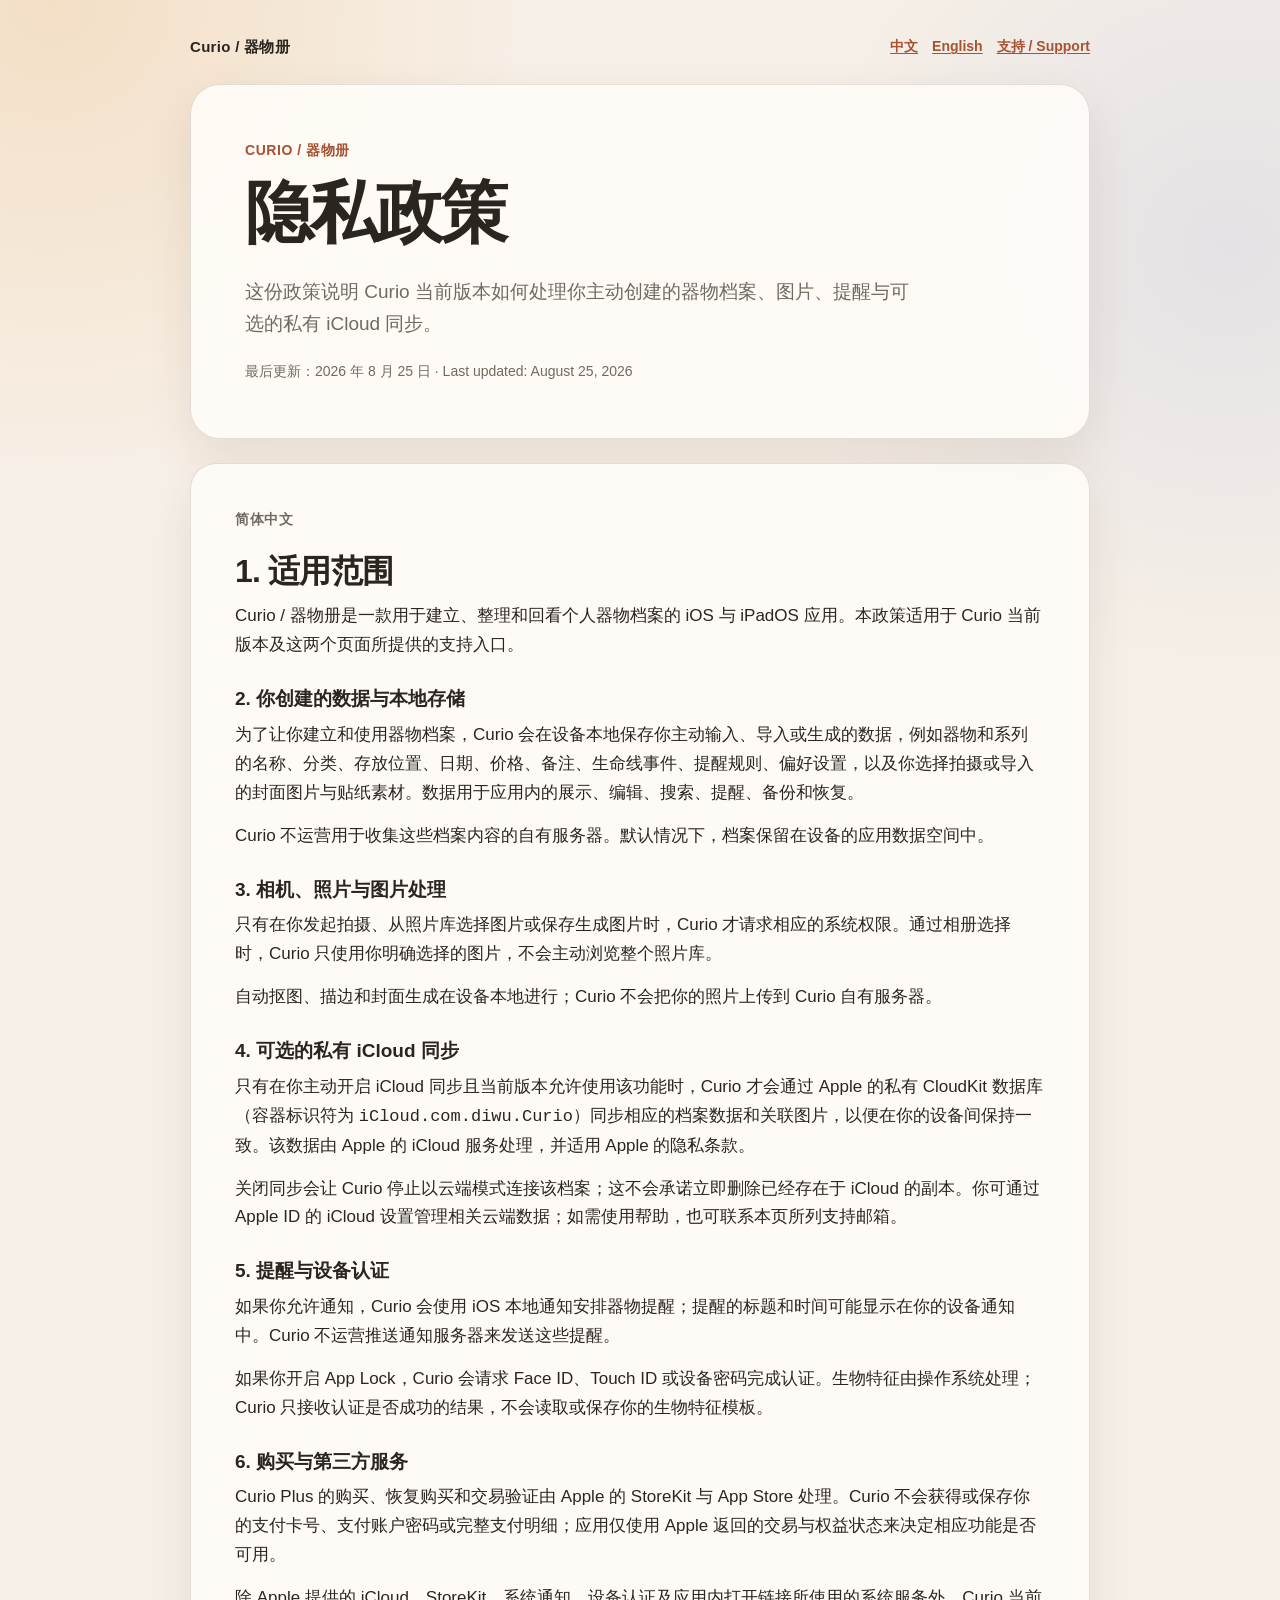
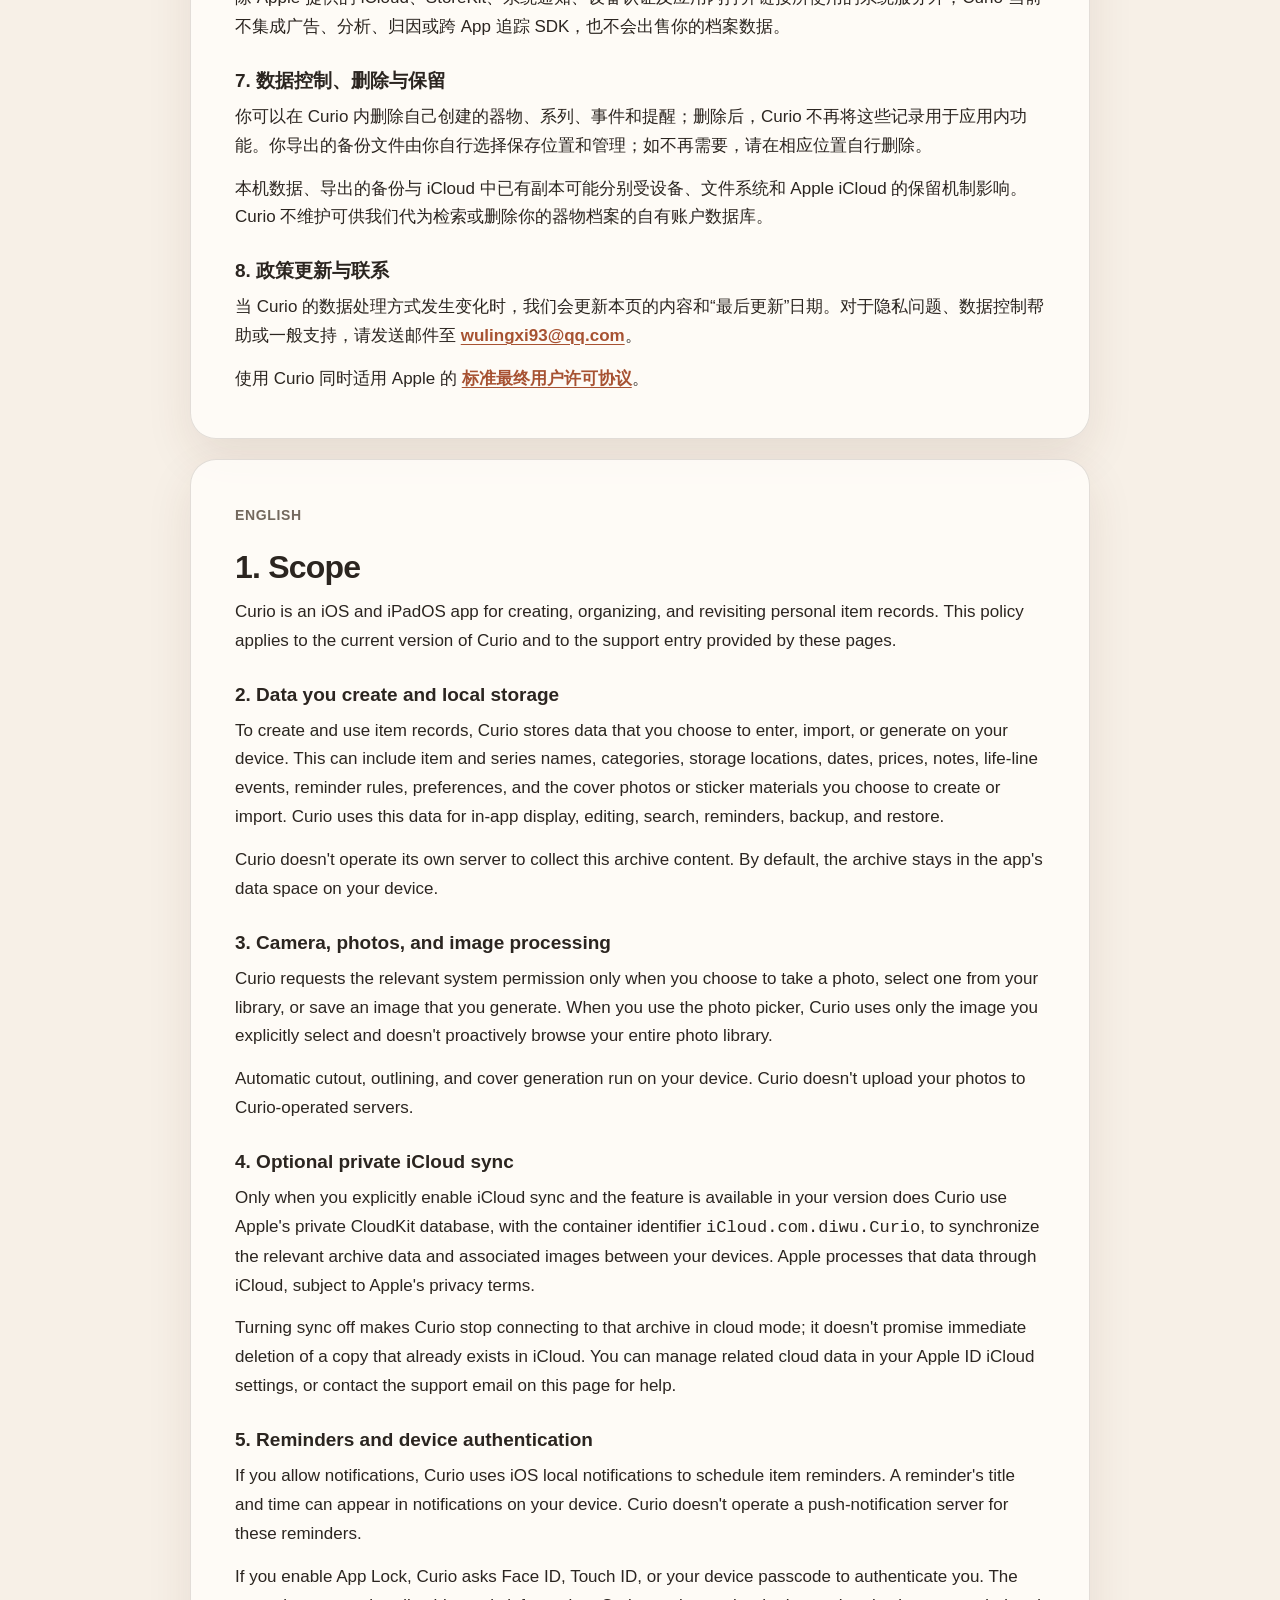
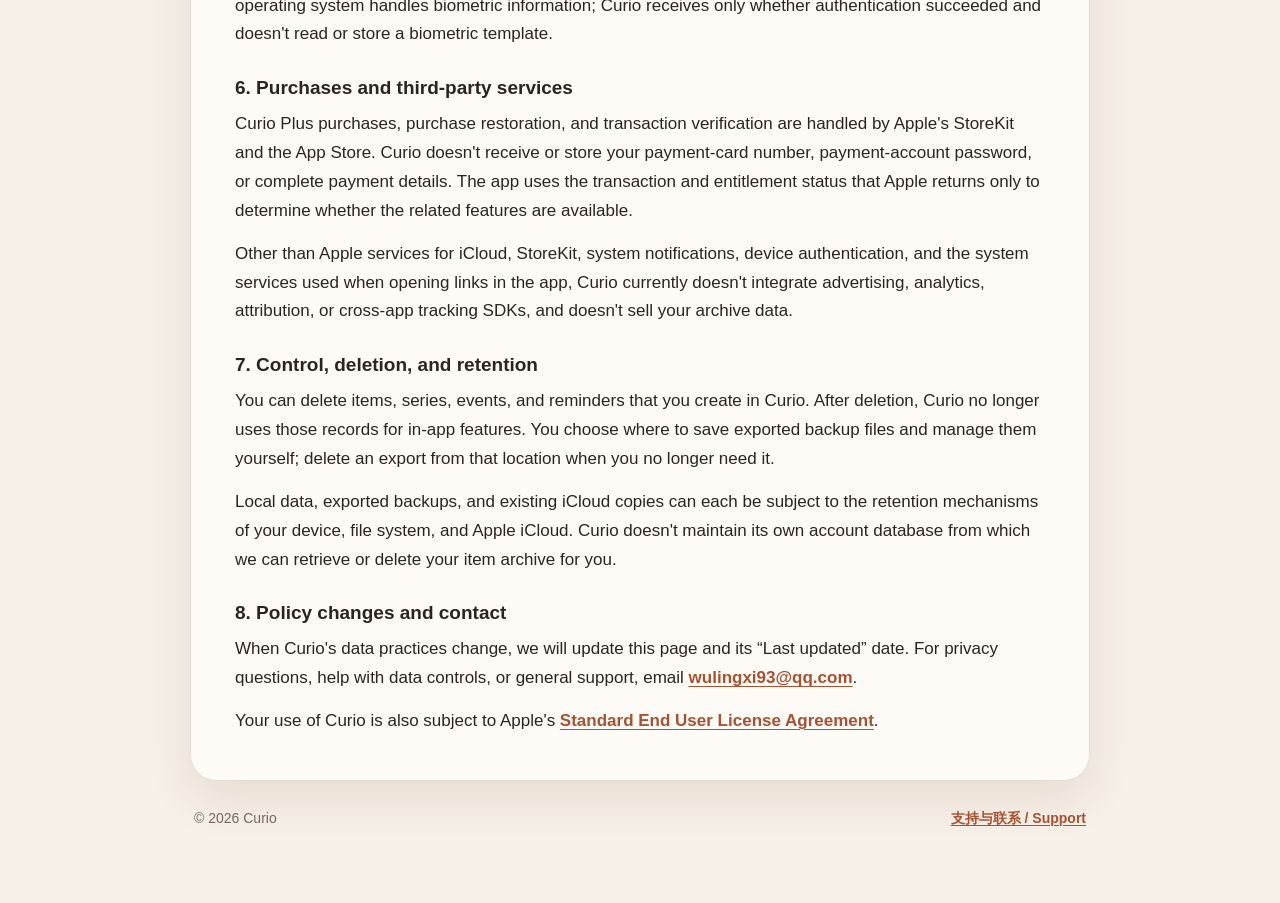
<file: index.html>
<!doctype html>
<html lang="zh-Hans">
<head>
  <meta charset="utf-8">
  <meta name="viewport" content="width=device-width, initial-scale=1">
  <meta name="description" content="Curio / 器物册隐私政策。">
  <title>Curio Privacy Policy · 隐私政策</title>
  <link rel="stylesheet" href="assets/legal.css">
</head>
<body>
  <main class="shell">
    <nav class="topbar" aria-label="Primary navigation">
      <a class="brand" href="./">Curio / 器物册</a>
      <span class="nav"><a href="#zh">中文</a><a href="#en">English</a><a href="support/">支持 / Support</a></span>
    </nav>

    <header class="hero">
      <p class="eyebrow">Curio / 器物册</p>
      <h1>隐私政策</h1>
      <p class="lede">这份政策说明 Curio 当前版本如何处理你主动创建的器物档案、图片、提醒与可选的私有 iCloud 同步。</p>
      <p class="meta">最后更新：2026 年 8 月 25 日 · Last updated: August 25, 2026</p>
    </header>

    <section id="zh" class="content language-block" lang="zh-Hans">
      <p class="language-label">简体中文</p>
      <h2>1. 适用范围</h2>
      <p>Curio / 器物册是一款用于建立、整理和回看个人器物档案的 iOS 与 iPadOS 应用。本政策适用于 Curio 当前版本及这两个页面所提供的支持入口。</p>

      <h3>2. 你创建的数据与本地存储</h3>
      <p>为了让你建立和使用器物档案，Curio 会在设备本地保存你主动输入、导入或生成的数据，例如器物和系列的名称、分类、存放位置、日期、价格、备注、生命线事件、提醒规则、偏好设置，以及你选择拍摄或导入的封面图片与贴纸素材。数据用于应用内的展示、编辑、搜索、提醒、备份和恢复。</p>
      <p>Curio 不运营用于收集这些档案内容的自有服务器。默认情况下，档案保留在设备的应用数据空间中。</p>

      <h3>3. 相机、照片与图片处理</h3>
      <p>只有在你发起拍摄、从照片库选择图片或保存生成图片时，Curio 才请求相应的系统权限。通过相册选择时，Curio 只使用你明确选择的图片，不会主动浏览整个照片库。</p>
      <p>自动抠图、描边和封面生成在设备本地进行；Curio 不会把你的照片上传到 Curio 自有服务器。</p>

      <h3>4. 可选的私有 iCloud 同步</h3>
      <p>只有在你主动开启 iCloud 同步且当前版本允许使用该功能时，Curio 才会通过 Apple 的私有 CloudKit 数据库（容器标识符为 <code>iCloud.com.diwu.Curio</code>）同步相应的档案数据和关联图片，以便在你的设备间保持一致。该数据由 Apple 的 iCloud 服务处理，并适用 Apple 的隐私条款。</p>
      <p>关闭同步会让 Curio 停止以云端模式连接该档案；这不会承诺立即删除已经存在于 iCloud 的副本。你可通过 Apple ID 的 iCloud 设置管理相关云端数据；如需使用帮助，也可联系本页所列支持邮箱。</p>

      <h3>5. 提醒与设备认证</h3>
      <p>如果你允许通知，Curio 会使用 iOS 本地通知安排器物提醒；提醒的标题和时间可能显示在你的设备通知中。Curio 不运营推送通知服务器来发送这些提醒。</p>
      <p>如果你开启 App Lock，Curio 会请求 Face ID、Touch ID 或设备密码完成认证。生物特征由操作系统处理；Curio 只接收认证是否成功的结果，不会读取或保存你的生物特征模板。</p>

      <h3>6. 购买与第三方服务</h3>
      <p>Curio Plus 的购买、恢复购买和交易验证由 Apple 的 StoreKit 与 App Store 处理。Curio 不会获得或保存你的支付卡号、支付账户密码或完整支付明细；应用仅使用 Apple 返回的交易与权益状态来决定相应功能是否可用。</p>
      <p>除 Apple 提供的 iCloud、StoreKit、系统通知、设备认证及应用内打开链接所使用的系统服务外，Curio 当前不集成广告、分析、归因或跨 App 追踪 SDK，也不会出售你的档案数据。</p>

      <h3>7. 数据控制、删除与保留</h3>
      <p>你可以在 Curio 内删除自己创建的器物、系列、事件和提醒；删除后，Curio 不再将这些记录用于应用内功能。你导出的备份文件由你自行选择保存位置和管理；如不再需要，请在相应位置自行删除。</p>
      <p>本机数据、导出的备份与 iCloud 中已有副本可能分别受设备、文件系统和 Apple iCloud 的保留机制影响。Curio 不维护可供我们代为检索或删除你的器物档案的自有账户数据库。</p>

      <h3>8. 政策更新与联系</h3>
      <p>当 Curio 的数据处理方式发生变化时，我们会更新本页的内容和“最后更新”日期。对于隐私问题、数据控制帮助或一般支持，请发送邮件至 <a href="mailto:wulingxi93@qq.com">wulingxi93@qq.com</a>。</p>
      <p>使用 Curio 同时适用 Apple 的 <a href="https://www.apple.com/legal/internet-services/itunes/dev/stdeula/" target="_blank" rel="noopener noreferrer">标准最终用户许可协议</a>。</p>
    </section>

    <section id="en" class="language-block" lang="en">
      <p class="language-label">English</p>
      <h2>1. Scope</h2>
      <p>Curio is an iOS and iPadOS app for creating, organizing, and revisiting personal item records. This policy applies to the current version of Curio and to the support entry provided by these pages.</p>

      <h3>2. Data you create and local storage</h3>
      <p>To create and use item records, Curio stores data that you choose to enter, import, or generate on your device. This can include item and series names, categories, storage locations, dates, prices, notes, life-line events, reminder rules, preferences, and the cover photos or sticker materials you choose to create or import. Curio uses this data for in-app display, editing, search, reminders, backup, and restore.</p>
      <p>Curio doesn't operate its own server to collect this archive content. By default, the archive stays in the app's data space on your device.</p>

      <h3>3. Camera, photos, and image processing</h3>
      <p>Curio requests the relevant system permission only when you choose to take a photo, select one from your library, or save an image that you generate. When you use the photo picker, Curio uses only the image you explicitly select and doesn't proactively browse your entire photo library.</p>
      <p>Automatic cutout, outlining, and cover generation run on your device. Curio doesn't upload your photos to Curio-operated servers.</p>

      <h3>4. Optional private iCloud sync</h3>
      <p>Only when you explicitly enable iCloud sync and the feature is available in your version does Curio use Apple's private CloudKit database, with the container identifier <code>iCloud.com.diwu.Curio</code>, to synchronize the relevant archive data and associated images between your devices. Apple processes that data through iCloud, subject to Apple's privacy terms.</p>
      <p>Turning sync off makes Curio stop connecting to that archive in cloud mode; it doesn't promise immediate deletion of a copy that already exists in iCloud. You can manage related cloud data in your Apple ID iCloud settings, or contact the support email on this page for help.</p>

      <h3>5. Reminders and device authentication</h3>
      <p>If you allow notifications, Curio uses iOS local notifications to schedule item reminders. A reminder's title and time can appear in notifications on your device. Curio doesn't operate a push-notification server for these reminders.</p>
      <p>If you enable App Lock, Curio asks Face ID, Touch ID, or your device passcode to authenticate you. The operating system handles biometric information; Curio receives only whether authentication succeeded and doesn't read or store a biometric template.</p>

      <h3>6. Purchases and third-party services</h3>
      <p>Curio Plus purchases, purchase restoration, and transaction verification are handled by Apple's StoreKit and the App Store. Curio doesn't receive or store your payment-card number, payment-account password, or complete payment details. The app uses the transaction and entitlement status that Apple returns only to determine whether the related features are available.</p>
      <p>Other than Apple services for iCloud, StoreKit, system notifications, device authentication, and the system services used when opening links in the app, Curio currently doesn't integrate advertising, analytics, attribution, or cross-app tracking SDKs, and doesn't sell your archive data.</p>

      <h3>7. Control, deletion, and retention</h3>
      <p>You can delete items, series, events, and reminders that you create in Curio. After deletion, Curio no longer uses those records for in-app features. You choose where to save exported backup files and manage them yourself; delete an export from that location when you no longer need it.</p>
      <p>Local data, exported backups, and existing iCloud copies can each be subject to the retention mechanisms of your device, file system, and Apple iCloud. Curio doesn't maintain its own account database from which we can retrieve or delete your item archive for you.</p>

      <h3>8. Policy changes and contact</h3>
      <p>When Curio's data practices change, we will update this page and its “Last updated” date. For privacy questions, help with data controls, or general support, email <a href="mailto:wulingxi93@qq.com">wulingxi93@qq.com</a>.</p>
      <p>Your use of Curio is also subject to Apple's <a href="https://www.apple.com/legal/internet-services/itunes/dev/stdeula/" target="_blank" rel="noopener noreferrer">Standard End User License Agreement</a>.</p>
    </section>

    <footer class="page-footer">
      <span>© 2026 Curio</span>
      <a href="support/">支持与联系 / Support</a>
    </footer>
  </main>
</body>
</html>
</file>
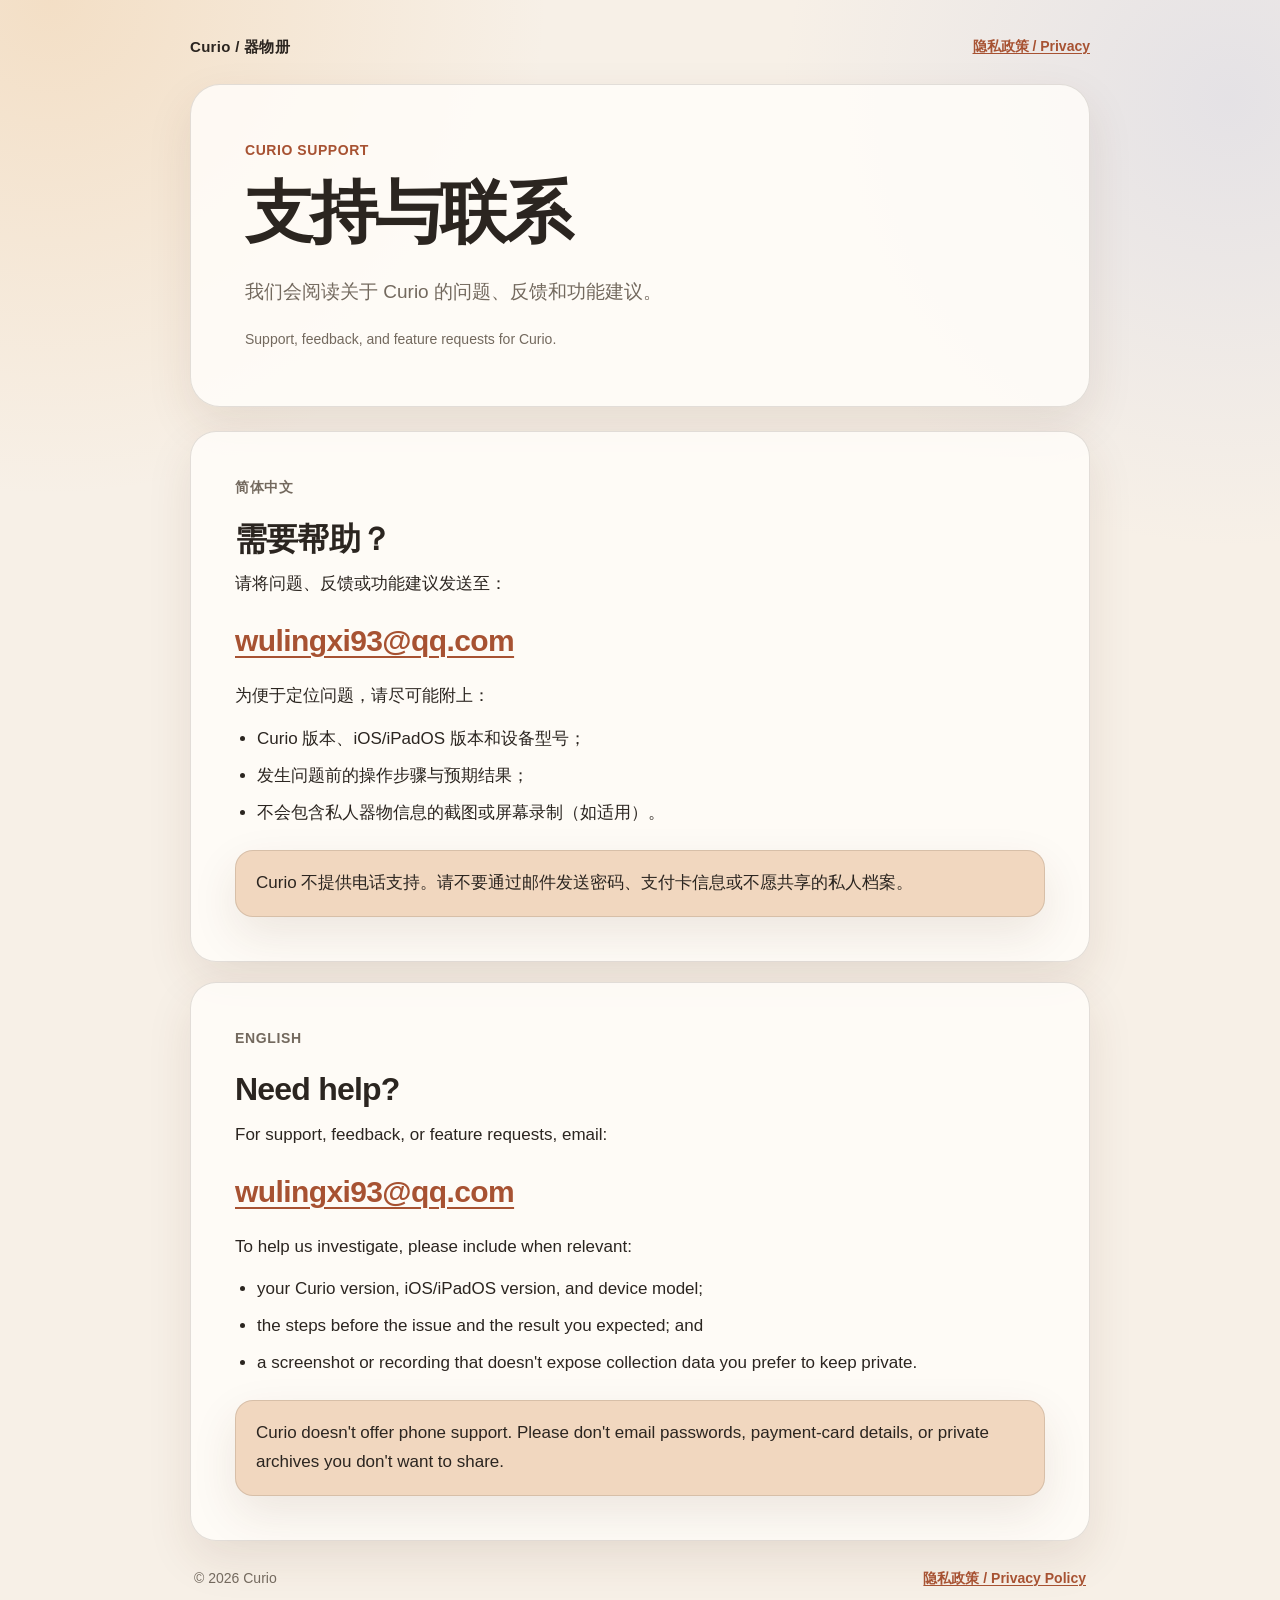
<file: support/index.html>
<!doctype html>
<html lang="zh-Hans">
<head>
  <meta charset="utf-8">
  <meta name="viewport" content="width=device-width, initial-scale=1">
  <meta name="description" content="Curio / 器物册的官方支持与联系信息。">
  <title>Curio Support · 支持与联系</title>
  <link rel="stylesheet" href="../assets/legal.css">
</head>
<body>
  <main class="shell">
    <nav class="topbar" aria-label="Primary navigation">
      <a class="brand" href="../">Curio / 器物册</a>
      <span class="nav"><a href="../">隐私政策 / Privacy</a></span>
    </nav>

    <header class="hero">
      <p class="eyebrow">Curio Support</p>
      <h1>支持与联系</h1>
      <p class="lede">我们会阅读关于 Curio 的问题、反馈和功能建议。</p>
      <p class="meta">Support, feedback, and feature requests for Curio.</p>
    </header>

    <section class="content">
      <article class="language-block" lang="zh-Hans">
        <p class="language-label">简体中文</p>
        <h2>需要帮助？</h2>
        <p>请将问题、反馈或功能建议发送至：</p>
        <a class="contact-address" href="mailto:wulingxi93@qq.com">wulingxi93@qq.com</a>
        <p>为便于定位问题，请尽可能附上：</p>
        <ul>
          <li>Curio 版本、iOS/iPadOS 版本和设备型号；</li>
          <li>发生问题前的操作步骤与预期结果；</li>
          <li>不会包含私人器物信息的截图或屏幕录制（如适用）。</li>
        </ul>
        <div class="notice">
          <p>Curio 不提供电话支持。请不要通过邮件发送密码、支付卡信息或不愿共享的私人档案。</p>
        </div>
      </article>

      <article class="language-block" lang="en">
        <p class="language-label">English</p>
        <h2>Need help?</h2>
        <p>For support, feedback, or feature requests, email:</p>
        <a class="contact-address" href="mailto:wulingxi93@qq.com">wulingxi93@qq.com</a>
        <p>To help us investigate, please include when relevant:</p>
        <ul>
          <li>your Curio version, iOS/iPadOS version, and device model;</li>
          <li>the steps before the issue and the result you expected; and</li>
          <li>a screenshot or recording that doesn't expose collection data you prefer to keep private.</li>
        </ul>
        <div class="notice">
          <p>Curio doesn't offer phone support. Please don't email passwords, payment-card details, or private archives you don't want to share.</p>
        </div>
      </article>
    </section>

    <footer class="page-footer">
      <span>© 2026 Curio</span>
      <a href="../">隐私政策 / Privacy Policy</a>
    </footer>
  </main>
</body>
</html>
</file>
<file: assets/legal.css>
:root {
  color-scheme: light dark;
  --canvas: #f7f0e7;
  --surface: rgba(255, 253, 249, 0.84);
  --ink: #2b2520;
  --muted: #73695e;
  --accent: #a75232;
  --accent-soft: #f1d7bf;
  --rule: rgba(58, 44, 32, 0.14);
  --shadow: 0 18px 46px rgba(84, 51, 30, 0.1);
}

@media (prefers-color-scheme: dark) {
  :root {
    --canvas: #171411;
    --surface: rgba(35, 30, 26, 0.88);
    --ink: #fbf3e9;
    --muted: #c4b7a9;
    --accent: #ffad7d;
    --accent-soft: rgba(196, 99, 60, 0.28);
    --rule: rgba(255, 241, 225, 0.16);
    --shadow: 0 18px 46px rgba(0, 0, 0, 0.26);
  }
}

* { box-sizing: border-box; }

html { scroll-behavior: smooth; }

body {
  margin: 0;
  min-width: 320px;
  background:
    radial-gradient(circle at 4% 0%, rgba(232, 173, 102, 0.26), transparent 31rem),
    radial-gradient(circle at 96% 6%, rgba(163, 176, 224, 0.22), transparent 28rem),
    var(--canvas);
  color: var(--ink);
  font-family: -apple-system, BlinkMacSystemFont, "SF Pro Text", "PingFang SC", "Segoe UI", sans-serif;
  font-size: 17px;
  line-height: 1.7;
}

a {
  color: var(--accent);
  font-weight: 650;
  text-decoration-thickness: 0.08em;
  text-underline-offset: 0.16em;
}

a:hover { text-decoration-thickness: 0.13em; }

.shell {
  width: min(900px, calc(100% - 32px));
  margin: 0 auto;
  padding: 34px 0 72px;
}

.topbar,
.page-footer {
  display: flex;
  align-items: center;
  justify-content: space-between;
  gap: 18px;
}

.topbar { margin-bottom: 24px; }

.brand {
  color: var(--ink);
  font-size: 15px;
  font-weight: 750;
  letter-spacing: 0.02em;
  text-decoration: none;
}

.nav {
  display: flex;
  flex-wrap: wrap;
  justify-content: flex-end;
  gap: 14px;
  font-size: 14px;
}

.hero,
.language-block,
.notice {
  border: 1px solid var(--rule);
  box-shadow: var(--shadow);
}

.hero {
  padding: clamp(28px, 6vw, 54px);
  border-radius: 30px;
  background: var(--surface);
}

.eyebrow {
  margin: 0 0 10px;
  color: var(--accent);
  font-size: 14px;
  font-weight: 760;
  letter-spacing: 0.04em;
  text-transform: uppercase;
}

h1, h2, h3 { color: var(--ink); line-height: 1.2; }

h1 {
  max-width: 15ch;
  margin: 0;
  font-size: clamp(40px, 8vw, 68px);
  letter-spacing: -0.045em;
}

h2 {
  margin: 0 0 12px;
  font-size: clamp(24px, 4vw, 32px);
  letter-spacing: -0.025em;
}

h3 {
  margin: 28px 0 10px;
  font-size: 19px;
}

p { margin: 0 0 14px; }

.lede {
  max-width: 42rem;
  margin: 22px 0 0;
  color: var(--muted);
  font-size: 19px;
}

.meta {
  margin: 20px 0 0;
  color: var(--muted);
  font-size: 14px;
}

.content { margin-top: 24px; }

.language-block {
  padding: clamp(26px, 5vw, 44px);
  border-radius: 26px;
  background: var(--surface);
}

.language-block + .language-block { margin-top: 20px; }

.language-label {
  margin: 0 0 20px;
  color: var(--muted);
  font-size: 14px;
  font-weight: 720;
  letter-spacing: 0.045em;
  text-transform: uppercase;
}

ul { margin: 0 0 14px; padding-left: 1.3em; }
li + li { margin-top: 8px; }

.notice {
  margin-top: 22px;
  padding: 18px 20px;
  border-radius: 18px;
  background: var(--accent-soft);
}

.notice p:last-child,
.language-block > :last-child { margin-bottom: 0; }

.contact-address {
  display: inline-block;
  margin: 2px 0 16px;
  font-size: clamp(22px, 4vw, 30px);
  letter-spacing: -0.02em;
}

.page-footer {
  margin-top: 26px;
  padding: 0 4px;
  color: var(--muted);
  font-size: 14px;
}

@media (max-width: 560px) {
  .shell { width: min(100% - 24px, 900px); padding-top: 22px; }
  .topbar, .page-footer { align-items: flex-start; flex-direction: column; }
  .nav { justify-content: flex-start; }
  .hero { border-radius: 24px; }
  .language-block { border-radius: 22px; }
}
</file>
